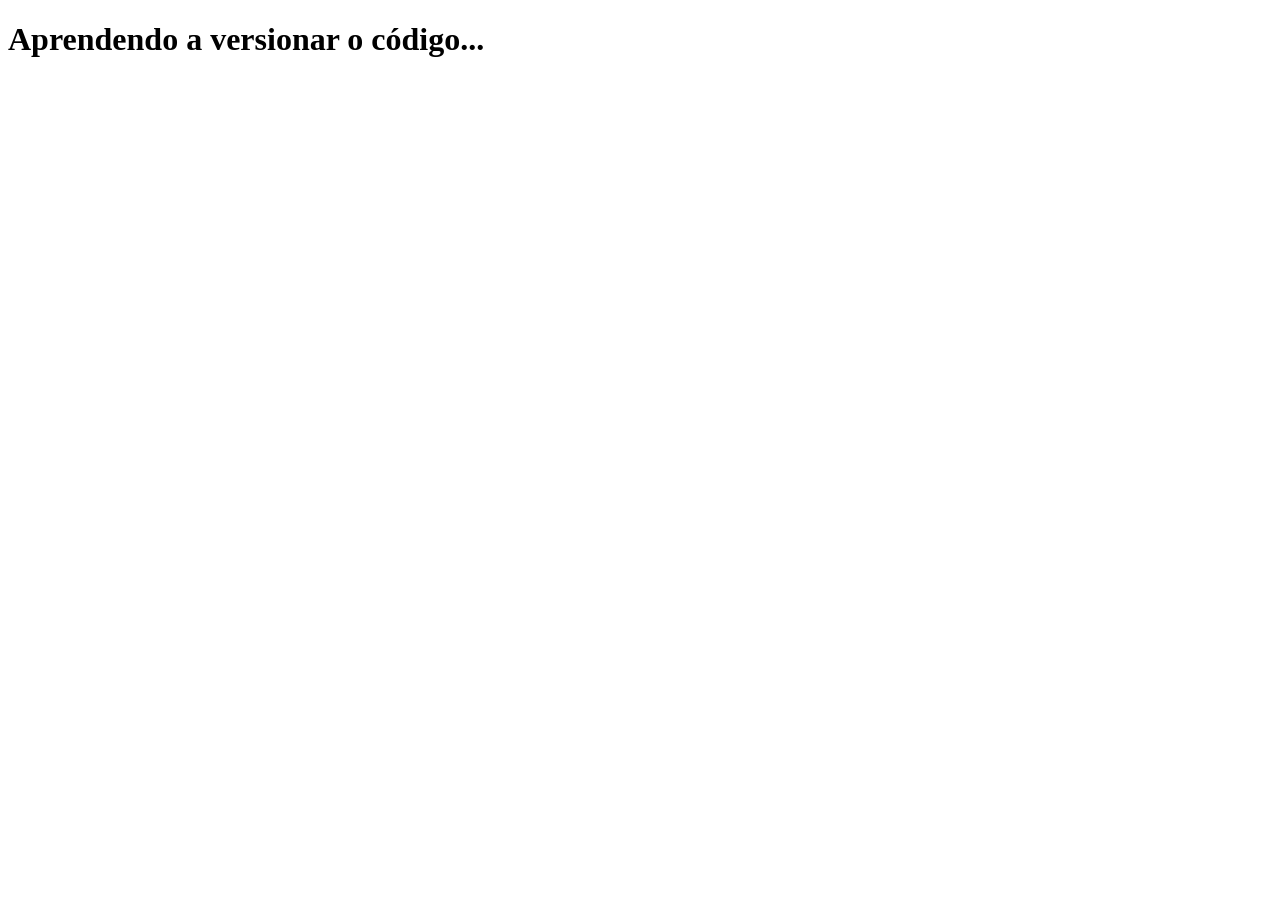
<file: index.htm>
<!DOCTYPE html>
<html lang="pt-br">
<head>
    <meta charset="UTF-8">
    <meta name="viewport" content="width=device-width, initial-scale=1.0">
    <title>Utilizando Github</title>
</head>
<body>
    <h1>Aprendendo a versionar o código...</h1>
    
</body>
</html>
</file>
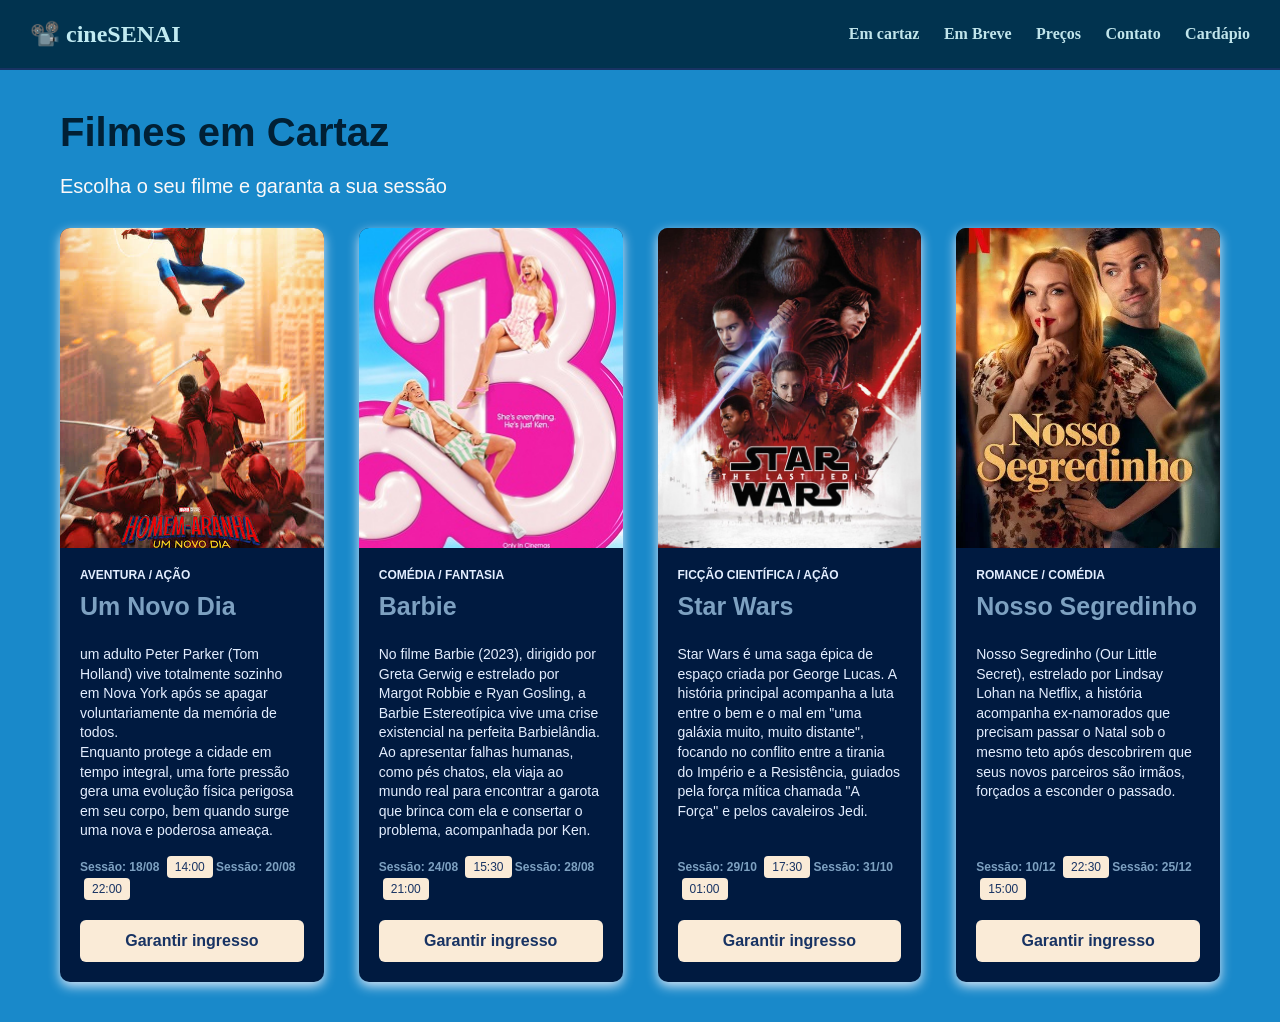
<file: index.html>
<!DOCTYPE html>
<html lang="pt-BR">
<head>
    <meta charset="UTF-8">
    <meta name="viewport" content="width=device-width, initial-scale=1.0">
    <title>CineSENAI - Filmes em Cartaz</title>
    <link rel="stylesheet" href="style.css">
</head>
<body><!--corpo do Site-->
    <header class="cabecalho"><!--Cabeçalho do Site-->
        <div class="logo">📽️ cineSENAI</div> <!--DIV Divisão ou Bloco do site-->
        <nav class="menu"><!--Menu de navegação-->
            <a href="">Em cartaz</a>
            <a href="embreve.html" target="_blank">Em Breve</a>
            <a href="preco.html" target="_blank">Preços</a>
            <a href="contato.html" target="_blank">Contato</a>
            <a href="cardapio.html" target="_blank">Cardápio</a>
        </nav>
    </header>

    <main class="container"><!--Conteúdo principal do site-->
        <h1 class="titulo-secao">Filmes em Cartaz</h1>
        <p class="subtitulo">Escolha o seu filme e garanta a sua sessão</p>
        
        <!--GRADE DE FILMES-->
        <section class="grade-filmes"><!--Um bloco que agrupa conteúdo sobre o mesmo assunto-->

            <!--FILME 1-->
            <article class="card-filme">
                <img class="poster" src="homemaranha_2026.jpg" alt="Pôster Homem Aranha">
                <div class="conteudo-filme">
                    <span class="genero">Aventura / Ação</span>
                    <h2 class="nome-filme">Um Novo Dia</h2>
                    <p class="sinopse">um adulto Peter Parker (Tom Holland) vive totalmente sozinho em Nova York após se apagar voluntariamente da memória de todos. <br> Enquanto protege a cidade em tempo integral, uma forte pressão gera uma evolução física perigosa em seu corpo, bem quando surge uma nova e poderosa ameaça.</p>

                    <div class="sessoes">
                        <strong>Sessão: 18/08</strong>
                        <span class="horario"> 14:00</span>
                        <strong>Sessão: 20/08</strong>
                        <span class="horario"> 22:00</span>
                    </div>
                    <a href="#" class="botãocomprar">Garantir ingresso</a>
                </div>

            </article>

            <!--FILME 2-->
            <article class="card-filme">
                <img class="poster" src="Barbie_(2023).jpg" alt="Pôster da barbie">
                <div class="conteudo-filme">
                    <span class="genero">Comédia / Fantasia</span>
                    <h2 class="nome-filme">Barbie</h2>
                    <p class="sinopse">No filme Barbie (2023), dirigido por Greta Gerwig e estrelado por Margot Robbie e Ryan Gosling, a Barbie Estereotípica vive uma crise existencial na perfeita Barbielândia. <br> Ao apresentar falhas humanas, como pés chatos, ela viaja ao mundo real para encontrar a garota que brinca com ela e consertar o problema, acompanhada por Ken.</p>

                    <div class="sessoes">
                        <strong>Sessão: 24/08</strong>
                        <span class="horario"> 15:30</span>
                        <strong>Sessão: 28/08</strong>
                        <span class="horario"> 21:00</span>
                    </div>
                    <a href="#" class="botãocomprar">Garantir ingresso</a>
                </div>

            </article>

            <!--FILME 3-->
            <article class="card-filme">
                <img class="poster" src="starwars.jpg" alt="Pôster do Star Wars">
                <div class="conteudo-filme" >
                    <span class="genero">Ficção Científica / Ação</span>
                    <h2 class="nome-filme">Star Wars</h2>
                    <p class="sinopse">Star Wars é uma saga épica de espaço criada por George Lucas. A história principal acompanha a luta entre o bem e o mal em "uma galáxia muito, muito distante",  <br> focando no conflito entre a tirania do Império e a Resistência, guiados pela força mítica chamada "A Força" e pelos cavaleiros Jedi.</p>

                    <div class="sessoes">
                        <strong>Sessão: 29/10</strong>
                        <span class="horario"> 17:30</span>
                        <strong>Sessão: 31/10</strong>
                        <span class="horario"> 01:00</span>
                    </div>
                    <a href="#" class="botãocomprar">Garantir ingresso</a>
                </div>

            </article>

            <!--FILME 4-->
            <article class="card-filme">
                <img class="poster" src="segredinho.jpg" alt="Pôster do Nosso Segredinho ">
                <div class="conteudo-filme" >
                    <span class="genero">Romance / Comédia</span>
                    <h2 class="nome-filme">Nosso Segredinho</h2>
                    <p class="sinopse">Nosso Segredinho (Our Little Secret), estrelado por Lindsay Lohan na Netflix, a história acompanha ex-namorados que precisam passar o Natal sob o mesmo teto após descobrirem que seus novos parceiros são irmãos, forçados a esconder o passado.</p>

                    <div class="sessoes">
                        <strong>Sessão: 10/12</strong>
                        <span class="horario"> 22:30</span>
                        <strong>Sessão: 25/12</strong>
                        <span class="horario"> 15:00</span>
                    </div>
                    <a href="#" class="botãocomprar">Garantir ingresso</a>
                </div>

            </article>

        </section>

    </main>


</body>
</html>
</file>
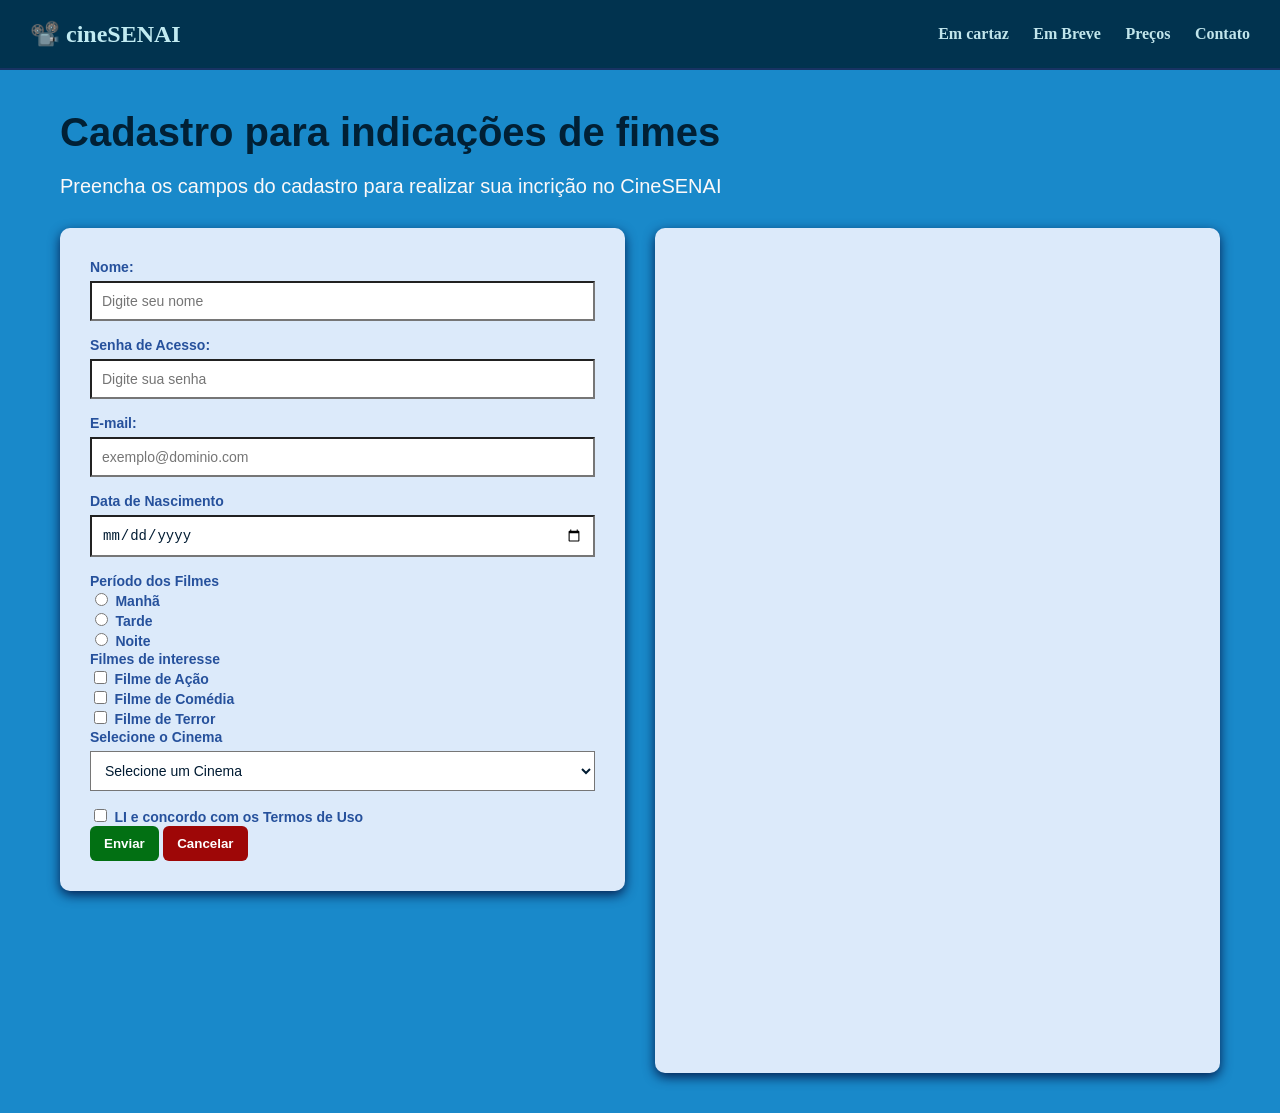
<file: contato.html>
<!DOCTYPE html>
<html lang="pt-BR">
<head>
    <meta charset="UTF-8">
    <meta name="viewport" content="width=device-width, initial-scale=1.0">
    <title>Contato</title>
    <link rel="stylesheet" href="style.css">
</head>
<body>
    
    <header class="cabecalho"><!--Cabeçalho do Site-->
        <div class="logo">📽️ cineSENAI</div> <!--DIV Divisão ou Bloco do site-->
        <nav class="menu"><!--Menu de navegação-->
            <a href="index.html">Em cartaz</a>
            <a href="">Em Breve</a>
            <a href="">Preços</a>
            <a href="">Contato</a>
        </nav>
    </header>

    <main class="container">
        <h1 class="titulo-secao">Cadastro para indicações de fimes</h1>
        <p class="subtitulo">Preencha os campos do cadastro para realizar sua incrição no CineSENAI</p>

        <div class="area-inscricao">
            <form action="/processar-cadastro" method="post" class="coluna-form">
                
                <label for="nome">Nome:</label>
                <input type="text" id="nome" name="nome" placeholder="Digite seu nome" required minlength="3" maxlength="50"><br>

                <label for="senha">Senha de Acesso:</label>
                <input type="password" id="senha" name="senha" placeholder="Digite sua senha" required minlength="8" maxlength="15"><br>

                <label for="email">E-mail:</label>
                <input type="email" id="email" name="email" placeholder="exemplo@dominio.com" required><br>

                <label for="data_nascimento">Data de Nascimento</label>
                <input type="date" id="data_nascimento" name="data_nascimento" required minlength="1900/01/01" maxlength="2026/12/31"><br>

                <label>Período dos Filmes</label><br>
                <input type="radio" id="truno_manha" name="truno" value="manha" required>
                <label for="truno_manha">Manhã</label><br>
                <input type="radio" id="truno_tarde" name="truno" value="tarde">
                <label for="truno_tarde">Tarde</label><br>
                <input type="radio" id="turno_noite" name="truno" value="noite">
                <label for="turno_noite">Noite</label><br>

                <label>Filmes de interesse</label><br>
                <input type="checkbox" id="acao" name="interesse" value="acao">
                <label for="acao">Filme de Ação</label><br>

                <input type="checkbox" id="comedia" name="interesse" value="comedia">
                <label for="comedia">Filme de Comédia</label><br>

                <input type="checkbox" id="terror" name="interesse" value="terror">
                <label for="terror">Filme de Terror</label><br>

                <label for="unidade">Selecione o Cinema</label><br>
                <select name="unidade" id="unidade" required>
                    <option value="" disabled selected>Selecione um Cinema</option>
                    <option value="sp">São Paulo - Capital</option>
                    <option value="sebastianopolis">Sebastianópolis Do Sul</option>
                    <option value="votuporanga">Votuporanga - SP</option>
                    <option value="valentimgentil">Valentim Gentil - SP</option>
                </select><br>

                <input type="checkbox" id="termos" name="termos" required>
                <label for="termos">LI e concordo com os Termos de Uso</label><br>

                <button type="submit" class="btn-enviar">Enviar</button>
                <button type="reset" class="btn-limpar">Cancelar</button>

            </form>

            <div class="coluna-midia">
                <iframe src="https://www.google.com/maps/embed?pb=!1m18!1m12!1m3!1d1092.901787534802!2d-49.922587188322446!3d-20.655931279972336!2m3!1f0!2f0!3f0!3m2!1i1024!2i768!4f13.1!3m3!1m2!1s0x94bd65916c5a57f3%3A0xb9ed732994ab0abe!2zUGFyw7NxdWlhIFPDo28gU2ViYXN0acOjbw!5e0!3m2!1spt-BR!2sbr!4v1787665701645!5m2!1spt-BR!2sbr" width="600" height="450" style="border:0;" allowfullscreen="" loading="lazy" referrerpolicy="strict-origin-when-cross-origin"></iframe>

                <iframe width="560" height="315" src="https://www.youtube.com/embed/OQbBDZJp70w?si=nPJCU4XT-RLMO0Vi" title="YouTube video player" frameborder="0" allow="accelerometer; autoplay; clipboard-write; encrypted-media; gyroscope; picture-in-picture; web-share" referrerpolicy="strict-origin-when-cross-origin" allowfullscreen></iframe>

            </div>

        </div>
        
    </main>
</body>
</html>
</file>
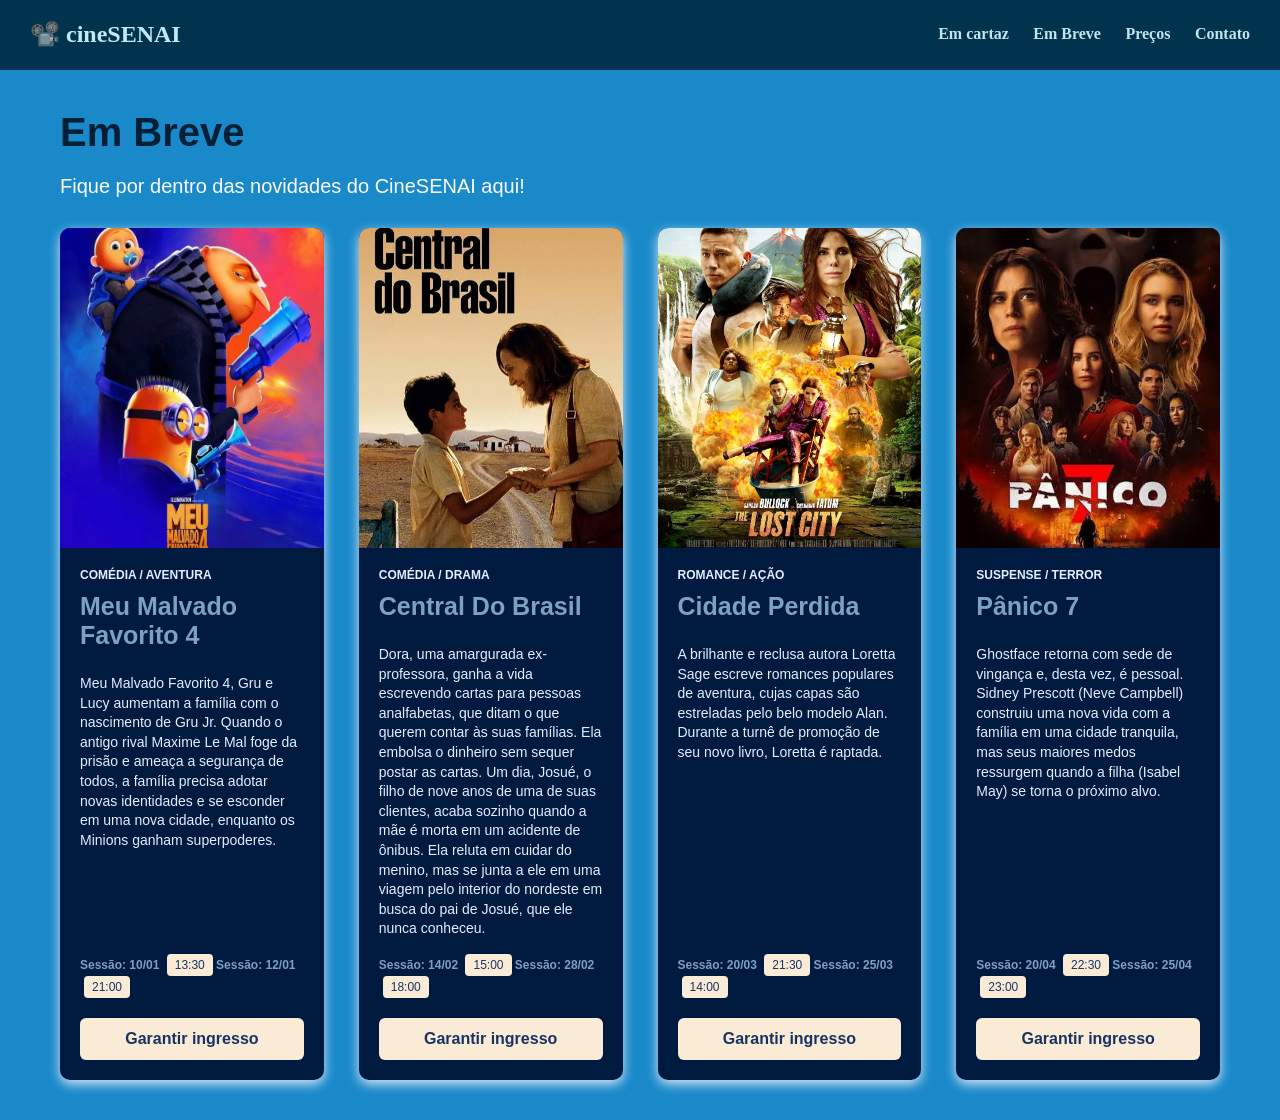
<file: embreve.html>
<!DOCTYPE html>
<html lang="pt-BR">
<head>
    <meta charset="UTF-8">
    <meta name="viewport" content="width=device-width, initial-scale=1.0">
    <title>Em Breve</title>
    <link rel="stylesheet" href="style.css">
</head >
<body>
    <header class="cabecalho"><!--Cabeçalho do Site-->
        <div class="logo">📽️ cineSENAI</div> <!--DIV Divisão ou Bloco do site-->
        <nav class="menu"><!--Menu de navegação-->
            <a href="">Em cartaz</a>
            <a href="index.html">Em Breve</a>
            <a href="">Preços</a>
            <a href="">Contato</a>
        </nav>
    </header>

    <main class="container"><!--Conteúdo principal do site-->
        <h1 class="titulo-secao">Em Breve</h1>
        <p class="subtitulo">Fique por dentro das novidades do CineSENAI aqui!</p>
        
        <!--GRADE DE FILMES-->
        <section class="grade-filmes"><!--Um bloco que agrupa conteúdo sobre o mesmo assunto-->

            <!--FILME 1-->
            <article class="card-filme">
                <img class="poster" src="minions4.jpg" alt="Pôster Meu Malvado Favorito 4">
                <div class="conteudo-filme">
                    <span class="genero"> Comédia / Aventura</span>
                    <h2 class="nome-filme">Meu Malvado Favorito 4</h2>
                    <p class="sinopse">Meu Malvado Favorito 4, Gru e Lucy aumentam a família com o nascimento de Gru Jr. Quando o antigo rival Maxime Le Mal foge da prisão e ameaça a segurança de todos, a família precisa adotar novas identidades e se esconder em uma nova cidade, enquanto os Minions ganham superpoderes.</p>

                    <div class="sessoes">
                        <strong>Sessão: 10/01</strong>
                        <span class="horario"> 13:30</span>
                        <strong>Sessão: 12/01</strong>
                        <span class="horario"> 21:00</span>
                    </div>
                    <a href="#" class="botãocomprar">Garantir ingresso</a>
                </div>

            </article>

            <!--FILME 2-->
            <article class="card-filme">
                <img class="poster" src="central-do-brasil.jpg" alt="Pôster Central do Brasil">
                <div class="conteudo-filme">
                    <span class="genero">Comédia / Drama</span>
                    <h2 class="nome-filme">Central Do Brasil</h2>
                    <p class="sinopse">Dora, uma amargurada ex-professora, ganha a vida escrevendo cartas para pessoas analfabetas, que ditam o que querem contar às suas famílias. Ela embolsa o dinheiro sem sequer postar as cartas. Um dia, Josué, o filho de nove anos de uma de suas clientes, acaba sozinho quando a mãe é morta em um acidente de ônibus. Ela reluta em cuidar do menino, mas se junta a ele em uma viagem pelo interior do nordeste em busca do pai de Josué, que ele nunca conheceu.</p>

                    <div class="sessoes">
                        <strong>Sessão: 14/02</strong>
                        <span class="horario"> 15:00</span>
                        <strong>Sessão: 28/02</strong>
                        <span class="horario"> 18:00</span>
                    </div>
                    <a href="#" class="botãocomprar">Garantir ingresso</a>
                </div>

            </article>

            <!--FILME 3-->
            <article class="card-filme">
                <img class="poster" src="cidadeperdida.jpg" alt="Pôster Cidade Perdida">
                <div class="conteudo-filme" >
                    <span class="genero">Romance / Ação</span>
                    <h2 class="nome-filme">Cidade Perdida</h2>
                    <p class="sinopse">A brilhante e reclusa autora Loretta Sage escreve romances populares de aventura, cujas capas são estreladas pelo belo modelo Alan. Durante a turnê de promoção de seu novo livro, Loretta é raptada.</p>

                    <div class="sessoes">
                        <strong>Sessão: 20/03</strong>
                        <span class="horario"> 21:30</span>
                        <strong>Sessão: 25/03</strong>
                        <span class="horario"> 14:00</span>
                    </div>
                    <a href="#" class="botãocomprar">Garantir ingresso</a>
                </div>

            </article>

            <!--FILME 4-->
            <article class="card-filme">
                <img class="poster" src="panico7.jpg" alt="Pôster Pânico 7 ">
                <div class="conteudo-filme" >
                    <span class="genero">Suspense / Terror</span>
                    <h2 class="nome-filme">Pânico 7</h2>
                    <p class="sinopse">Ghostface retorna com sede de vingança e, desta vez, é pessoal. Sidney Prescott (Neve Campbell) construiu uma nova vida com a família em uma cidade tranquila, mas seus maiores medos ressurgem quando a filha (Isabel May) se torna o próximo alvo.</p>

                    <div class="sessoes">
                        <strong>Sessão: 20/04</strong>
                        <span class="horario"> 22:30</span>
                        <strong>Sessão: 25/04</strong>
                        <span class="horario"> 23:00</span>
                    </div>
                    <a href="#" class="botãocomprar">Garantir ingresso</a>
                </div>

            </article>

        </section>

    </main>
</body>
</html>
</file>
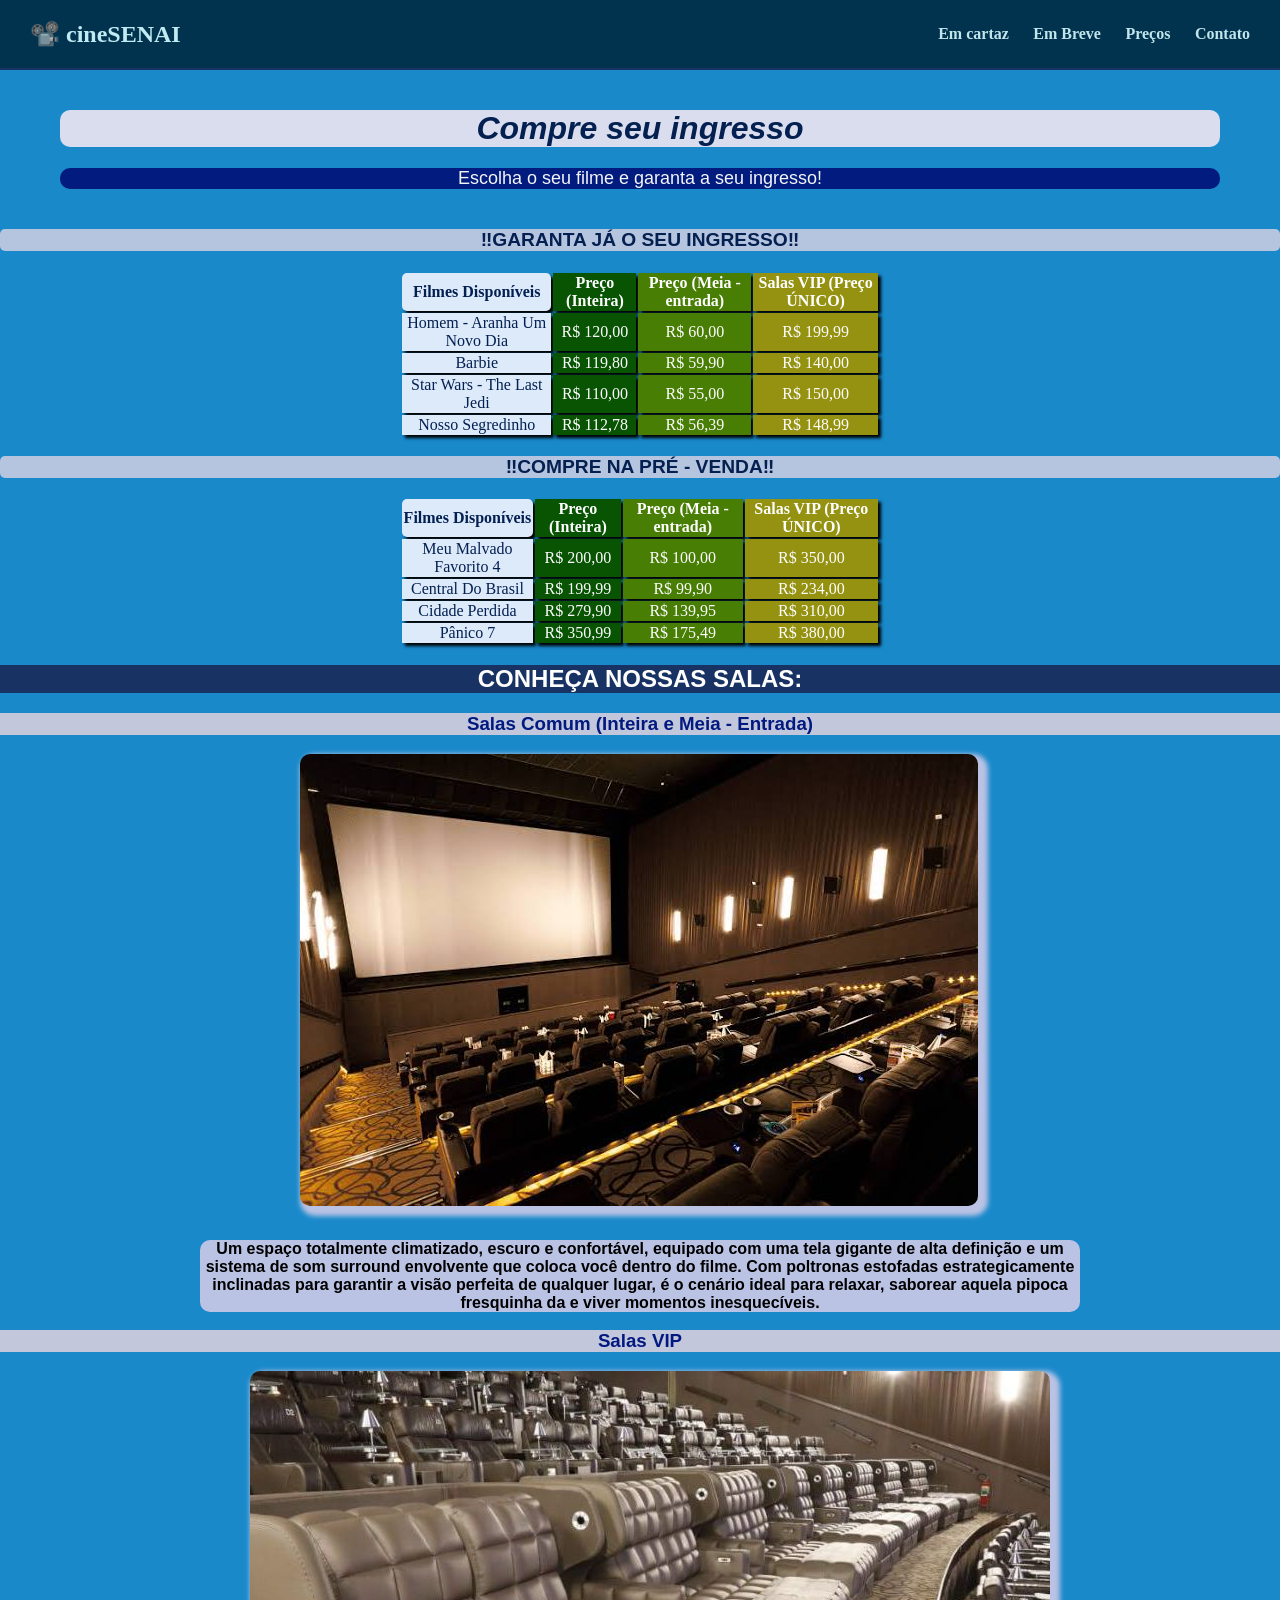
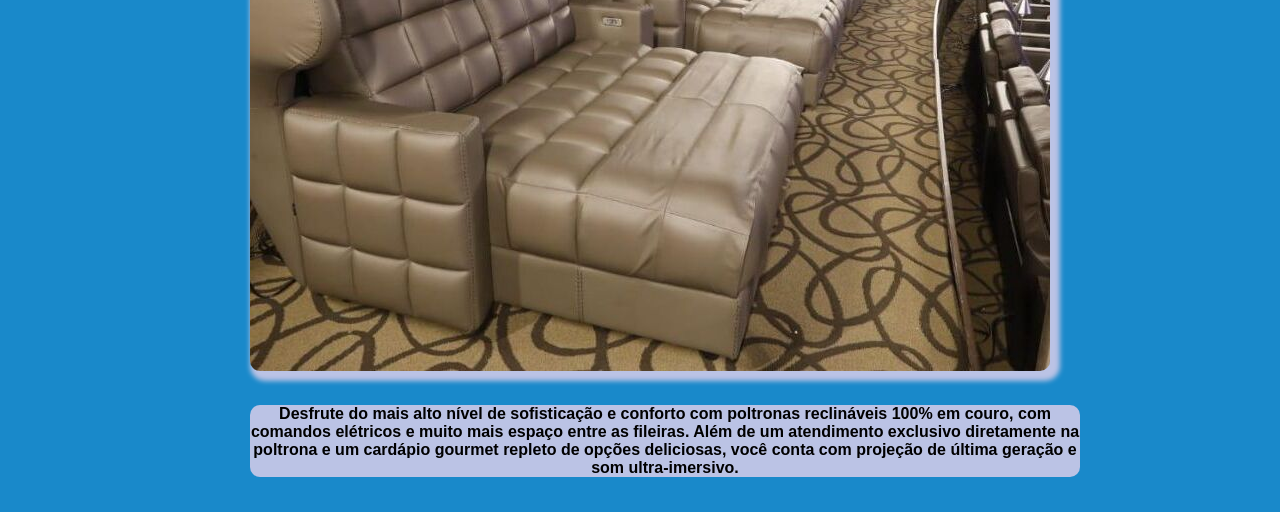
<file: preco.html>
<!DOCTYPE html>
<html lang="pt - BR">
<head>
    <meta charset="UTF-8">
    <meta name="viewport" content="width=device-width, initial-scale=1.0">
    <title>Preços</title>
    <link rel="stylesheet" href="style.css">

</head>
<body>
    
   <header class="cabecalho"><!--Cabeçalho do Site-->
        <div class="logo">📽️ cineSENAI</div> <!--DIV Divisão ou Bloco do site-->
        <nav class="menu"><!--Menu de navegação-->
            <a href="">Em cartaz</a>
            <a href="embreve.html" target="_blank">Em Breve</a>
            <a href="preco.html" target="_blank">Preços</a>
            <a href="contato.html" target="_blank">Contato</a>
        </nav>
    </header>
    <main class="container"><!--Conteúdo principal do site-->
        <h1 class="compre">Compre seu ingresso</h1>
        <p class="subtitulo_c">Escolha o seu filme e garanta a seu ingresso!</p>
    </main>

    <p class="titulotab_1">‼️GARANTA JÁ O SEU INGRESSO‼️</p>
    <table class="tabela_1">

        <thead>
                <tr>
                    <th class="filme">Filmes Disponíveis</th>
                    <th class="preco_int">Preço (Inteira)</th>
                    <th class="preco_meia">Preço (Meia - entrada)</th>
                    <th class="preco_vip">Salas VIP (Preço ÚNICO)</th>
                </tr>
        </thead>
        <tbody>
            <tr>

                <td class="filme_nome">Homem - Aranha Um Novo Dia</td>
                <td class="preco_int">R$ 120,00</td>
                <td class="preco_meia">R$ 60,00</td>
                <td class="preco_vip">R$ 199,99</td>
            </tr>
            <tr>
                <td class="filme_nome">Barbie</td>
                <td class="preco_int">R$ 119,80</td>
                <td class="preco_meia">R$ 59,90</td>
                <td class="preco_vip">R$ 140,00</td>
            </tr>
            <tr>
                <td class="filme_nome">Star Wars - The Last Jedi</td>
                <td class="preco_int">R$ 110,00</td>
                <td class="preco_meia">R$ 55,00</td>
                <td class="preco_vip">R$ 150,00</td>
            </tr>
            <tr>
            <td class="filme_nome">Nosso Segredinho</td>
            <td class="preco_int">R$ 112,78</td>
            <td class="preco_meia">R$ 56,39</td>
            <td class="preco_vip">R$ 148,99</td>
            </tr>
        </tbody>

    </table>
    <p class="titulotab_2">‼️COMPRE NA PRÉ - VENDA‼️</p>
    <table class="tabela_2">
        
        <thead> 
                <tr>
                    <th class="filme">Filmes Disponíveis</th>
                    <th class="preco_int">Preço (Inteira)</th>
                    <th class="preco_meia">Preço (Meia - entrada)</th>
                    <th class="preco_vip">Salas VIP (Preço ÚNICO)</th>
                </tr>
        </thead>
        <tbody>
            <tr>

                <td class="filme_nome">Meu Malvado Favorito 4</td>
                <td class="preco_int">R$ 200,00</td>
                <td class="preco_meia">R$ 100,00</td>
                <td class="preco_vip">R$ 350,00</td>
            </tr>
            <tr>
                <td class="filme_nome">Central Do Brasil</td>
                <td class="preco_int">R$ 199,99</td>
                <td class="preco_meia">R$ 99,90</td>
                <td class="preco_vip">R$ 234,00</td>
            </tr>
            <tr>
                <td class="filme_nome">Cidade Perdida</td>
                <td class="preco_int">R$ 279,90</td>
                <td class="preco_meia">R$ 139,95</td>
                <td class="preco_vip">R$ 310,00</td>
            </tr>
            <td class="filme_nome">Pânico 7</td>
            <td class="preco_int">R$ 350,99</td>
            <td class="preco_meia">R$ 175,49</td>
            <td class="preco_vip">R$ 380,00</td>
        </tbody>

    </table>
    <h2 class="conheca">CONHEÇA NOSSAS SALAS:</h2>
    <h3 class="salac">Salas Comum (Inteira e Meia - Entrada)</h3>
    <img src="sala_comum.jpg" alt="Sala de cinema comum" class="foto1">
    <div class="desc_comum">
        <p class="leg_com">Um espaço totalmente climatizado, escuro e confortável, equipado com uma tela gigante de alta definição e um sistema de som surround envolvente que coloca você dentro do filme. Com poltronas estofadas estrategicamente inclinadas para garantir a visão perfeita de qualquer lugar, é o cenário ideal para relaxar, saborear aquela pipoca fresquinha da e viver momentos inesquecíveis.</p>

    </div>

    
    <h3 class="salav">Salas VIP</h2>
    <img src="sala_vip.jpg" alt="Sala de cinema VIP" class="foto2">
    <div class="desc_vip">
        <p class="leg_vip">Desfrute do mais alto nível de sofisticação e conforto com poltronas reclináveis 100% em couro, com comandos elétricos e muito mais espaço entre as fileiras. Além de um atendimento exclusivo diretamente na poltrona e um cardápio gourmet repleto de opções deliciosas, você conta com projeção de última geração e som ultra-imersivo.</p>

    </div>

</body>
</html>
</file>
<file: style.css>
/*Formatação da minha pagina*/

*{
    box-sizing: border-box;
}

body{
    margin: 0;
    padding: 0;
    font-family: Verdana, Geneva, Tahoma, sans-serif;
    background-color: rgb(25, 137, 202);
    color: rgb(125, 161, 193);
}

.cabecalho{
    background-color: rgb(1, 51, 79);
    padding: 20px 30px;
    display: flex;
    justify-content: space-between;
    align-items: center;
    border-bottom: 2px solid #183363;
}

.logo{
    font-size: 24px;
    color: rgb(193, 235, 242);
    font-weight: bold;
    font-family: Georgia, 'Times New Roman', Times, serif;
}

.menu a{
    color: rgb(193, 229, 235);
    text-decoration: none;
    margin-left: 20px;
    font-weight: bold;
    font-family: Georgia, 'Times New Roman', Times, serif;
    transition: color 0.6s ease;
}

.container{
    max-width: 1200px; /*largura max da tela*/
    margin: 40px auto; /*margem*/
    padding: 0 20px; /*sparação da margem*/
}

.titulo-secao{
    font-size: 40px;
    margin-bottom: 10px;
    color: rgb(1, 32, 53);
}

.subtitulo{
    color: rgb(252, 249, 249);
    margin-bottom: 30px;
    font-size: 20px;
    font-family: 'Gill Sans', 'Gill Sans MT', Calibri, 'Trebuchet MS', sans-serif;
}

.grade-filmes{
    display: grid; /*coloca em grades todos os elementos*/
    grid-template-columns: repeat(auto-fit, minmax(260px, 1fr));
    gap: 35px;
}

.card-filme{
    background-color: rgb(0, 26, 64);
    border-radius: 10px; /*arredonda as bordas*/
    overflow: hidden; /*esconde oq esta fora das margens*/
    box-shadow: 0 4px 12px #d8e6f6;
    display: flex;
    flex-direction: column; /*muda o eixode alinhamento*/
}

.card-filme:hover{
    transform: translateY(-8px);
    box-shadow: 0 10px 20px #1a6d01;
}

.poster{
    width: 100%;
    height: 320px;
    object-fit: cover;
}

.conteudo-filme{
    padding: 20px;
    display: flex;
    flex-direction: column;
    flex-grow: 1;
}

.genero{
    font-size: 12px;
    text-transform: uppercase;
    font-weight: bold;
    margin-bottom: 5px;
    color: #e3eeff;
}

.nome-filme{
    font-size: 25px;
    margin: 5px 0 10px 0;
}

.sinopse{
    font-size: 14px;
    color: #e3eeff;
    line-height: 1.4;
    margin-bottom: 15px;
    flex-grow: 1;
}

.sessoes{
    margin-bottom: 20px;
    font-size: 12px;
}

.horario{
    display: inline-block;
    background-color: antiquewhite;
    color: #183363;
    padding: 4px 8px;
    border-radius: 4px;
    margin-left: 4px;
}

.botãocomprar{
    display: block;
    text-align: center;
    background-color: antiquewhite;
    color: #183363;
    padding: 12px 0;
    border-radius: 6px;
    text-decoration: none;
    font-weight: bold;
}
.botãocomprar:hover{
    background-color: rgb(178, 190, 253);
}

.area-inscricao{
    display: flex;
    gap: 30px;
    align-items: flex-start;/*alinha o topo de todas as colunas*/
}

.coluna-form{
    flex: 1;/*faz um formulario crescer proporcionalmente*/
    min-width: 320px;
    background-color: #dceafa;
    padding: 30px;
    border-radius: 10px;
    box-shadow: 0 4px 12px #042051;
}

.coluna-midia{
    flex: 1;/*faz um formulario crescer proporcionalmente*/
    min-width: 320px;
    display: flex;
    gap: 20px;
    flex-direction: column;
    background-color: #dceafa;
    padding: 30px;
    border-radius: 10px;
    box-shadow: 0 4px 12px #042051;
}

.coluna-form label{
    font-size: 14px;
    font-weight: bold;
    color: #26519c;
}
.coluna-form input[type= "text"],
.coluna-form input[type= "password"],
.coluna-form input[type= "email"],
.coluna-form input[type= "date"],
.coluna-form select{
    width: 100%;
    padding: 10px;
    margin-top: 5px;
    margin-bottom: 15px;
    background-color: #ffffff;
    font-size: 14px;
    color: rgb(1, 27, 50);
}

.btn-enviar{
    background-color: #027013;
    color: #ffffff;
    border: none;
    padding: 10px 14px;
    border-radius: 6px;
    font-weight: bold;
    cursor: pointer;
}

.btn-limpar{
    background-color: #9e0707;
    color: #ffffff;
    border: none;
    padding: 10px 14px;
    border-radius: 6px;
    font-weight: bold;
    cursor: pointer;
}

.btn-enviar:hover{
    background-color: #071f00;
}

.btn-limpar:hover{
    background-color: #250000;
}

.filme{
    background-color: #dceafa;
    color: #042051;
    font-family: 'Times New Roman', Times, serif;
    text-align: center;
    border-radius: 5px;
    box-shadow: 3px 3px 3px #000000;
}

.preco_int{
    background-color: #085403;
    color: #fefeff;
    font-family: 'Times New Roman', Times, serif;
    text-align: center;
    box-shadow: 3px 3px 3px #000000;
}

.preco_meia{
    background-color: #497e04;
    color: #fefeff;
    font-family: 'Times New Roman', Times, serif;
    text-align: center;
    box-shadow: 3px 3px 3px #000000;
}

.preco_vip{
    background-color: #949210;
    color: #fefeff;
    font-family: 'Times New Roman', Times, serif;
    text-align: center;
    box-shadow: 3px 3px 3px #000000;
}

.filme_nome{
    background-color: #dceafa;
    color: #042051;
    font-family: 'Times New Roman', Times, serif;
    text-align: center;
    box-shadow: 3px 3px 3px #000000;
}

.titulotab_1{
    color: #042051;
    font-family: 'Trebuchet MS', 'Lucida Sans Unicode', 'Lucida Grande', 'Lucida Sans', Arial, sans-serif;
    background-color: #b6c5df;
    text-align: center;
    font-weight: bold;
    font-size: larger;
    border-radius: 5px 5px 5px;
}
.titulotab_2{
    color: #042051;
    font-family: 'Trebuchet MS', 'Lucida Sans Unicode', 'Lucida Grande', 'Lucida Sans', Arial, sans-serif;
    background-color: #b6c5df;
    text-align: center;
    font-weight: bold;
    font-size: larger;
    border-radius: 5px 5px 5px;
}

.tabela_1{
    margin: 10px 400px;
}

.tabela_2{
    margin: 10px 400px;
}

.conheca{
    font-size: x-large;
    text-align: center;
    font-weight: bold;
    color: #fefefe;
    background-color: #183363;
    font-family: 'Trebuchet MS', 'Lucida Sans Unicode', 'Lucida Grande', 'Lucida Sans', Arial, sans-serif;
}

.salac{
    text-align: center;
    color: #021980;
    background-color: #c3c7db;
    font-family: 'Trebuchet MS', 'Lucida Sans Unicode', 'Lucida Grande', 'Lucida Sans', Arial, sans-serif;
    font-weight: bold;
}

.salav{
    text-align: center;
    color: #021980;
    background-color: #c3c7db;
    font-family: 'Trebuchet MS', 'Lucida Sans Unicode', 'Lucida Grande', 'Lucida Sans', Arial, sans-serif;
    font-weight: bold;
}

.foto1{
    background-color: rgb(5, 30, 50);
    margin: 0px 200px 0px 300px;
    box-shadow: 5px 5px 5px 5px #bbc3e5;
    border-radius: 10px;
}

.foto2{
    background-color: rgb(5, 30, 50);
    margin: 0px 200px 0px 250px;
    box-shadow: 5px 5px 5px 5px #bbc3e5;
    border-radius: 10px;
}

.leg_com{
    background-color: #bbc3e5;
    color: #000000;
    font-family: 'Trebuchet MS', 'Lucida Sans Unicode', 'Lucida Grande', 'Lucida Sans', Arial, sans-serif;
    border-radius: 10px;
    border-color: #000000;
    margin: 30px 200px 0px 200px;
    text-align: center;
    font-weight: bold;
}
.leg_vip{
    background-color: #bbc3e5;
    color: #000000;
    font-family: 'Trebuchet MS', 'Lucida Sans Unicode', 'Lucida Grande', 'Lucida Sans', Arial, sans-serif;
    border-radius: 10px;
    border-color: #000000;
    margin: 30px 200px 35px 250px;
    text-align: center;
    font-weight: bold;
}

.compre{
    font-size: xx-large;
    color: #042051;
    text-align: center;
    margin: 30px 20opx 0px 200px;
    border-radius: 10px;
    background-color: #d9dded;
    font-style: oblique;
}

.subtitulo_c{
    font-size: large;
    color: #f4f5f7;
    text-align: center;
    margin: 30px 20opx 0px 200px;
    border-radius: 10px;
    background-color: #021b7e;
}

.tab_cardapio{
    width: 40%;
    border-radius: 10px;
    border-color: #000000;
    align-items: center;
    padding: 80px 80px 70px;
}

.preco_c{
    width: 100%;
    background-color: #02145c;
    text-align: left;
    font-size: 15px;
    padding: 10px 10px;
    border-color: #ccd0df;
    
}
.preco_c th{
    background-color: #c3c3e0;
    color: #00124e;
    padding: 14px;
    text-transform: uppercase;
    font-weight: bold;
    border-bottom: 3px solid #edf1ec;
    text-align: center;
}

.preco_c td{
    padding: 16px 20px;
    border-bottom: #6c8bf9;
    color: #ffffff;
    box-shadow: #f0eded;
    text-align: center;
    border-bottom: 3px solid #edf1ec;
}
</file>
